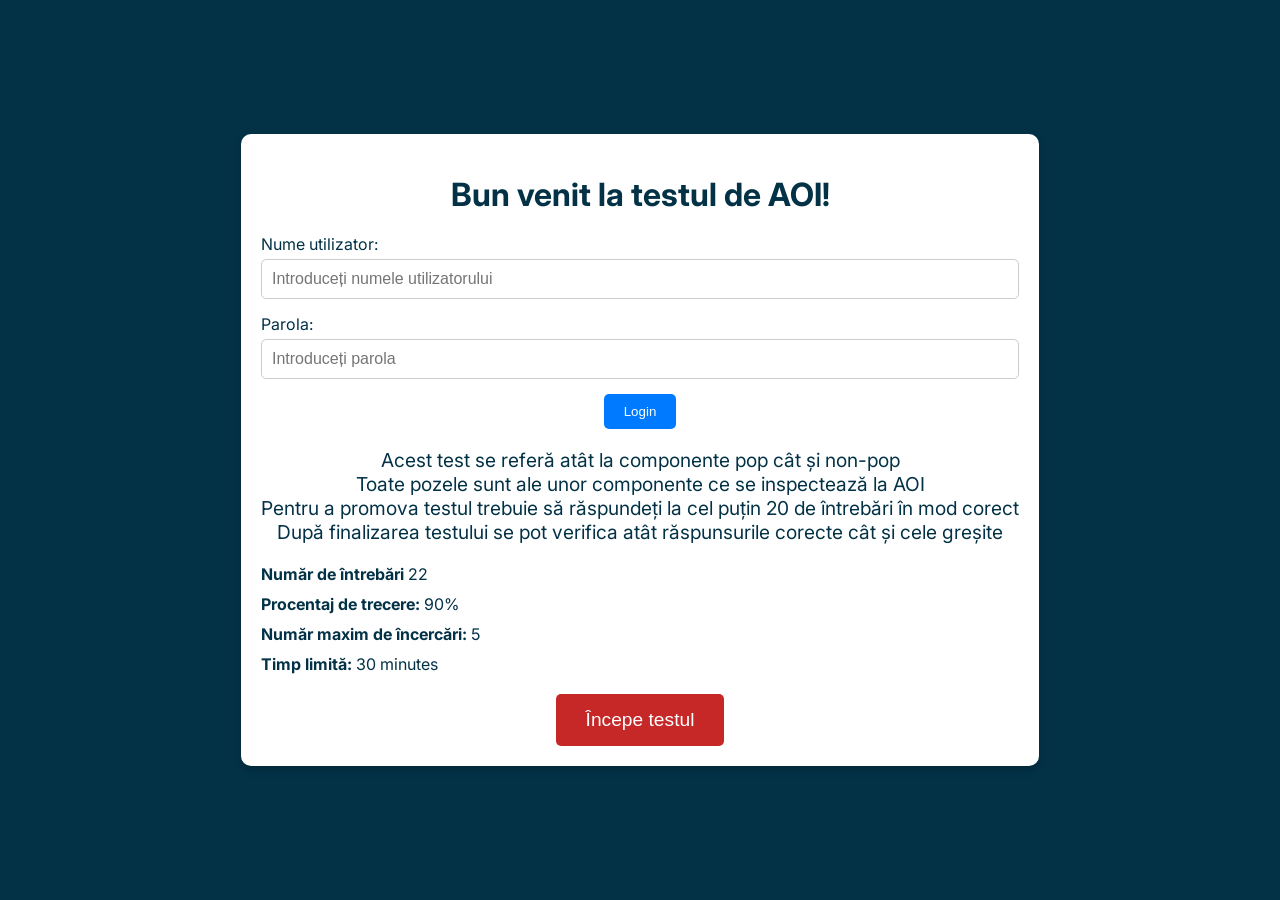
<file: index.html>
<!DOCTYPE html>
<html lang="en">
<head>
    <meta charset="UTF-8">
    <meta name="viewport" content="width=device-width, initial-scale=1.0">
    <title>Welcome to the Test</title>
    <!-- Include Inter font from Google Fonts -->
    <link href="https://fonts.googleapis.com/css2?family=Inter:wght@400;700&display=swap" rel="stylesheet">
    <link rel="stylesheet" href="landing.css">
    

</head>
<body>
    <div class="landing-container">
        <h1>Bun venit la testul de AOI!</h1>
        <form id="loginForm">
            <div class="form-group">
                <label for="username">Nume utilizator:</label>
                <input type="text" id="username" name="username" placeholder="Introduceți numele utilizatorului" required>
            </div>
            <div class="form-group">
                <label for="password">Parola:</label>
                <input type="password" id="password" name="password" placeholder="Introduceți parola" required>
            </div>
            <button type="button" id="loginButton" onclick="login(document.getElementById('username').value)">Login</button>

        </form>
        <div id="loginError" class="hidden">Autentificare eșuată. Verificați credențialele.</div>
        <p>Acest test se referă atât la componente pop cât și non-pop<br>Toate pozele sunt ale unor componente ce se inspectează la AOI <br>Pentru a promova testul trebuie să răspundeți la cel puțin 20 de întrebări în mod corect <br>După finalizarea testului se pot verifica atât răspunsurile corecte cât și cele greșite</p>
        <ul class="test-details">
            <li><strong>Număr de întrebări</strong> 22</li>
            <li><strong>Procentaj de trecere:</strong> 90%</li>
            <li><strong>Număr maxim de încercări:</strong> 5</li>
            <li><strong>Timp limită:</strong> 30 minutes</li>
        </ul>
        <button id="startTestButton">Începe testul</button>
    </div>
    <script src="script.js"></script>
    <script>
        // Redirect to the test page
        document.getElementById('startTestButton').addEventListener('click', () => {
            window.location.href = 'Test_AOI.html';
        });
    </script>
</body>
</html>
</file>
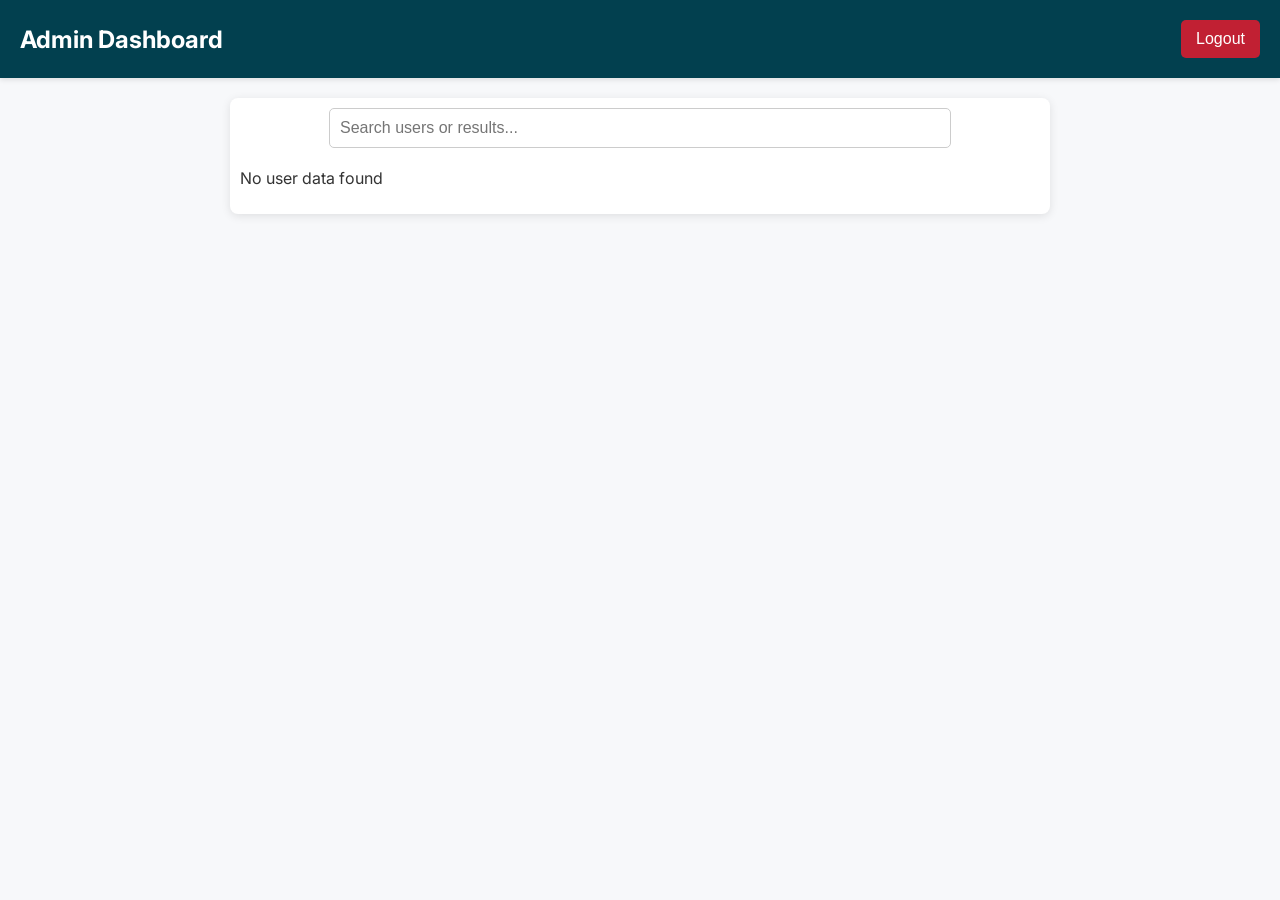
<file: admin.html>
<!DOCTYPE html>
<html lang="en">
<head>
    <meta charset="UTF-8">
    <meta name="viewport" content="width=device-width, initial-scale=1.0">
    <title>Admin Dashboard</title>
    <link href="https://fonts.googleapis.com/css2?family=Inter:wght@400;600&display=swap" rel="stylesheet">
    <link rel="stylesheet" href="admin.css">
    <script defer src="script.js"></script>
</head>
<body>
    <header class="admin-header">
        <h1>Admin Dashboard</h1>
        <button class="logout-button" onclick="logout()">Logout</button>
    </header>
    <main>
        <div class="search-bar">
            <input type="text" id="searchBar" placeholder="Search users or results...">
        </div>
        <div id="resultsContainer" class="results-container">
            <!-- Dynamically generated user sections will be added here -->
        </div>
    </main>
    <script>
        document.addEventListener("DOMContentLoaded", () => {
            loadAdminDashboard();
            setupSearchFunctionality(); // Initialize search functionality
        });
    </script>
</body>
</html>
</file>
<file: landing.css>
/* General styling */
body {
    font-family: 'Inter', Arial, sans-serif;
    margin: 0;
    padding: 0;
    background-color: #033247;
    color: white;
    display: flex;
    justify-content: center;
    align-items: center;
    height: 100vh;
}

.landing-container {
    text-align: center;
    max-width: 800px;
    padding: 20px;
    background-color: #fff;
    color: #033247;
    border-radius: 10px;
    box-shadow: 0 4px 8px rgba(0, 0, 0, 0.2);
}

.landing-container h1 {
    font-size: 2em;
    margin-bottom: 20px;
}

.landing-container p {
    font-size: 1.2em;
    margin-bottom: 20px;
}

.test-details {
    list-style-type: none;
    padding: 0;
    margin: 20px 0;
    font-size: 1em;
    text-align: left;
}

.test-details li {
    margin-bottom: 10px;
}

#startTestButton {
    padding: 15px 30px;
    font-size: 1.2em;
    background-color: #c62828;
    color: white;
    border: none;
    border-radius: 5px;
    cursor: pointer;
    transition: background-color 0.3s ease;
}

#startTestButton:hover {
    background-color: #af2810;
}

/* Styling for form fields */
.form-group {
    margin-bottom: 20px;
    text-align: left;
}

.form-group label {
    display: block;
    font-size: 1em;
    margin-bottom: 5px;
    color: #033247;
}

.form-group input {
    width: calc(100% - 20px);
    padding: 10px;
    font-size: 1em;
    border: 1px solid #ccc;
    border-radius: 5px;
    box-sizing: border-box;
}

.form-group {
    margin-bottom: 15px;
    text-align: left;
}

.form-group label {
    display: block;
    margin-bottom: 5px;
    font-size: 1em;
    color: #033247;
}

.form-group input {
    width: 100%;
    padding: 10px;
    font-size: 1em;
    border: 1px solid #ccc;
    border-radius: 5px;
    box-sizing: border-box;
}

#loginButton {
    padding: 10px 20px;
    background-color: #007bff;
    color: white;
    border: none;
    border-radius: 5px;
    cursor: pointer;
    transition: background-color 0.3s;
}

#loginButton:hover {
    background-color: #0056b3;
}

.hidden {
    display: none;
}

#loginError {
    color: red;
    font-size: 0.9em;
    margin-top: 10px;
}
.form-group {
    margin-bottom: 15px;
    text-align: left;
}

.form-group label {
    display: block;
    margin-bottom: 5px;
    font-size: 1em;
    color: #033247;
}

.form-group input {
    width: 100%;
    padding: 10px;
    font-size: 1em;
    border: 1px solid #ccc;
    border-radius: 5px;
    box-sizing: border-box;
}

#loginButton {
    padding: 10px 20px;
    background-color: #007bff;
    color: white;
    border: none;
    border-radius: 5px;
    cursor: pointer;
    transition: background-color 0.3s;
}

#loginButton:hover {
    background-color: #0056b3;
}

.hidden {
    display: none;
}

#loginError {
    color: red;
    font-size: 0.9em;
    margin-top: 10px;
}
</file>
<file: admin.css>
/* General Styling */
body {
    font-family: 'Inter', Arial, sans-serif;
    background-color: #f7f8fa;
    color: #333;
    margin: 0;
    padding: 0;
}

/* Admin Header */
.admin-header {
    background-color: #02404F;
    color: white;
    padding: 20px;
    display: flex;
    justify-content: space-between;
    align-items: center;
    box-shadow: 0 2px 5px rgba(0, 0, 0, 0.1);
}

.admin-header h1 {
    margin: 0;
    font-size: 24px;
    font-weight: bold;
}

.logout-button {
    background-color: #C12033;
    color: white;
    border: none;
    padding: 10px 15px;
    border-radius: 5px;
    font-size: 16px;
    cursor: pointer;
    transition: background-color 0.3s ease;
}

.logout-button:hover {
    background-color: #a41a29;
}


/* Main Container */
main {
    max-width: 800px;
    margin: 20px auto;
    padding: 10px;
    background: white;
    border-radius: 8px;
    box-shadow: 0 2px 10px rgba(0, 0, 0, 0.1);
}

/* Search Bar */
.search-bar {
    text-align: center;
    margin-bottom: 20px;
}

#searchBar {
    width: 100%;
    max-width: 600px;
    padding: 10px;
    border: 1px solid #ccc;
    border-radius: 5px;
    font-size: 16px;
}

/* User Section */
.user-section {
    background-color: #e6f7f9;
    margin-bottom: 10px;
    padding: 15px;
    border-radius: 8px;
    box-shadow: 0 1px 5px rgba(0, 0, 0, 0.1);
    transition: all 0.3s ease;
}

.user-header {
    display: flex;
    justify-content: space-between;
    align-items: center;
    cursor: pointer;
}

.user-header h3 {
    margin: 0;
    font-size: 18px;
    font-weight: bold;
    color: #02404F;
}

.toggle-icon {
    font-size: 18px;
    color: #02404F;
}

/* Collapsible Content */
.user-content {
    display: none;
    padding-top: 10px;
    font-size: 14px;
    color: #555;
}

/* Attempt Section Styles */
.attempt-section {
    background-color: #f9f9f9;
    border: 1px solid #ddd;
    border-radius: 8px;
    padding: 15px;
    margin-bottom: 10px;
    transition: all 0.3s ease;
    cursor: pointer;
    box-shadow: 0 2px 5px rgba(0, 0, 0, 0.1);
}

.attempt-section:hover {
    background-color: #e6f7f9;
    border-color: #02404F;
    box-shadow: 0 4px 10px rgba(0, 0, 0, 0.2);
}

.attempt-header {
    display: flex;
    justify-content: space-between;
    align-items: center;
}

.attempt-header p {
    margin: 0;
    font-size: 14px;
    color: #333;
}

.attempt-header .toggle-icon {
    font-size: 18px;
    color: #02404F;
    font-weight: bold;
}

.attempt-content {
    display: none;
    padding-top: 10px;
    font-size: 14px;
    color: #555;
    border-top: 1px solid #ddd;
    margin-top: 10px;
}
</file>
